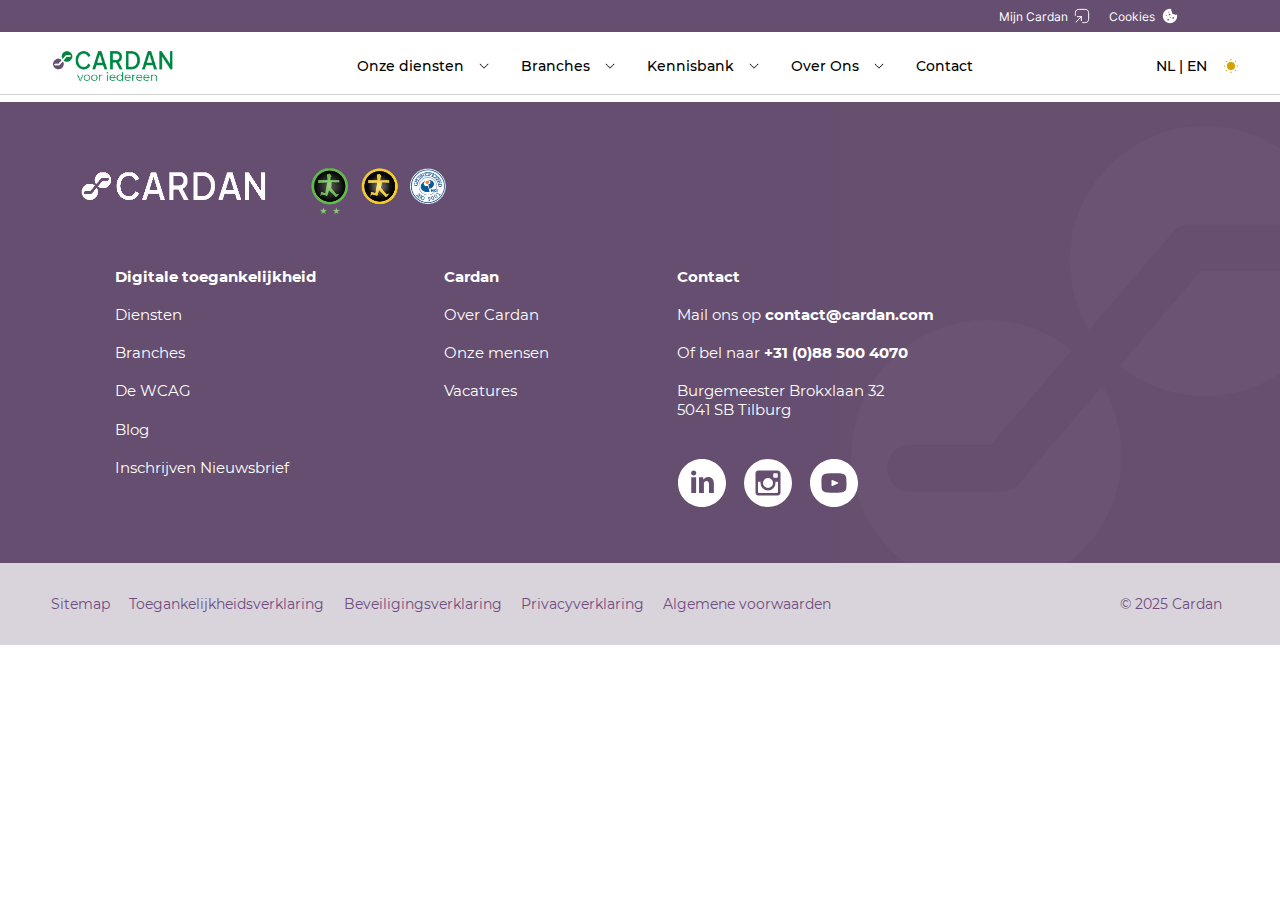
<file: index.html>
<!DOCTYPE html>
<html lang="en">
<head>
    <meta charset="UTF-8">
    <meta name="viewport" content="width=device-width, initial-scale=1.0">
    <title>Cardan ervaringsplein</title>
    <link rel="stylesheet" href="style.css">
    <link rel="stylesheet" href="font.css">
    <script defer src="script.js"></script>
</head>

<body>
    <!-- Top bar with links like Mijn Cardan and Cookies -->
    <div id="topBar">
        <div id="topBarWrapper">
            <div class="topBarSegment">
                <a class="topbarText">Mijn Cardan</a>
                <img id="linkArrowIcon" src="/img/link-arrow.svg">
            </div>
            <div class="topBarSegment">
                <a class="topbarText">Cookies</a> 
                <img id="cookieIcon" src="/img/cookie.png">
            </div>
        </div>
    </div>

    <!-- Main navigation bar -->
    <nav id="navbar">
        <img id="cardanLogo" src="img/cardan-logo.png" alt="cardan-logo">

        <ul id="navbarList">
            <li class="navbarListItem">
                <a>Onze diensten</a>
                <img class="arrowDown" src="img/arrow-down.png">
            </li>
            <li class="navbarListItem">
                <a>Branches</a>
                <img class="arrowDown" src="img/arrow-down.png">
            </li>
            <li class="navbarListItem">
                <a>Kennisbank</a>
                <img class="arrowDown" src="img/arrow-down.png">
            </li>
            <li class="navbarListItem">
                <a>Over Ons</a>
                <img class="arrowDown" src="img/arrow-down.png">
            </li>
            <li class="navbarListItem">
                <a>Contact</a>
            </li>
        </ul>

        <!-- Language and theme switcher -->
        <div id="themeWrapper">
            <p id="languageChoice">NL | EN</p>
            <img id="sunIcon" src="img/sun-icon.svg">
        </div>
    </nav>
    <hr>

    <main>
        <!-- Placeholder for main content -->
    </main>

    <!-- Footer section -->
    <footer>
        <div id="mainFooter">
            <!-- Footer logo -->
            <img id="cardanFooterLogo" src="img/cardanlogo-certificates.png">

            <!-- Footer link sections -->
            <div id="mainFooterLists">

                <!-- Toegankelijkheid list -->
                <div class="footerList">
                    <ul id="toegankelijkheidList">
                        <li class="footerListItem1">Digitale toegankelijkheid</li>
                        <li class="footerListItem">Diensten</li>
                        <li class="footerListItem">Branches</li>
                        <li class="footerListItem">De WCAG</li>
                        <li class="footerListItem">Blog</li>
                        <li class="footerListItem">Inschrijven Nieuwsbrief</li>
                    </ul>
                </div>

                <!-- Cardan list -->
                <div class="footerList">
                    <ul id="cardanList">
                        <li class="footerListItem1">Cardan</li>
                        <li class="footerListItem">Over Cardan</li>
                        <li class="footerListItem">Onze mensen</li>
                        <li class="footerListItem">Vacatures</li>
                    </ul>
                </div>

                <!-- Contact list -->
                <div class="footerList">
                    <ul id="contactList">
                        <li class="footerListItem1">Contact</li>
                        <li class="footerListItem">
                            Mail ons op <span class="boldText">contact@cardan.com</span>
                        </li>
                        <li class="footerListItem">
                            Of bel naar <span class="boldText">+31 (0)88 500 4070</span>
                        </li>
                        <li class="footerListItem">
                            Burgemeester Brokxlaan 32<br>
                            5041 SB Tilburg
                        </li>
                    </ul>

                    <!-- Social media icons -->
                    <div id="footerIconList">
                        <ul>
                            <li><img class="footerLogo" src="img/linkedin-logo.svg"></li>
                            <li><img class="footerLogo" src="img/Instagram-logo.svg"></li>
                            <li><img class="footerLogo" src="img/youtube-logo.svg"></li>
                        </ul>
                    </div>
                </div>
            </div>
        </div>

        <!-- Subfooter with legal links -->
        <div id="subFooter">
            <ul id="subFooterList">
                <li class="subListItem">Sitemap</li>
                <li class="subListItem">Toegankelijkheidsverklaring</li>
                <li class="subListItem">Beveiligingsverklaring</li>
                <li class="subListItem">Privacyverklaring</li>
                <li class="subListItem">Algemene voorwaarden</li>
            </ul>
            <p id="copyrightSub">© 2025 Cardan</p>
        </div>
    </footer>
</body>
</html>
</file>
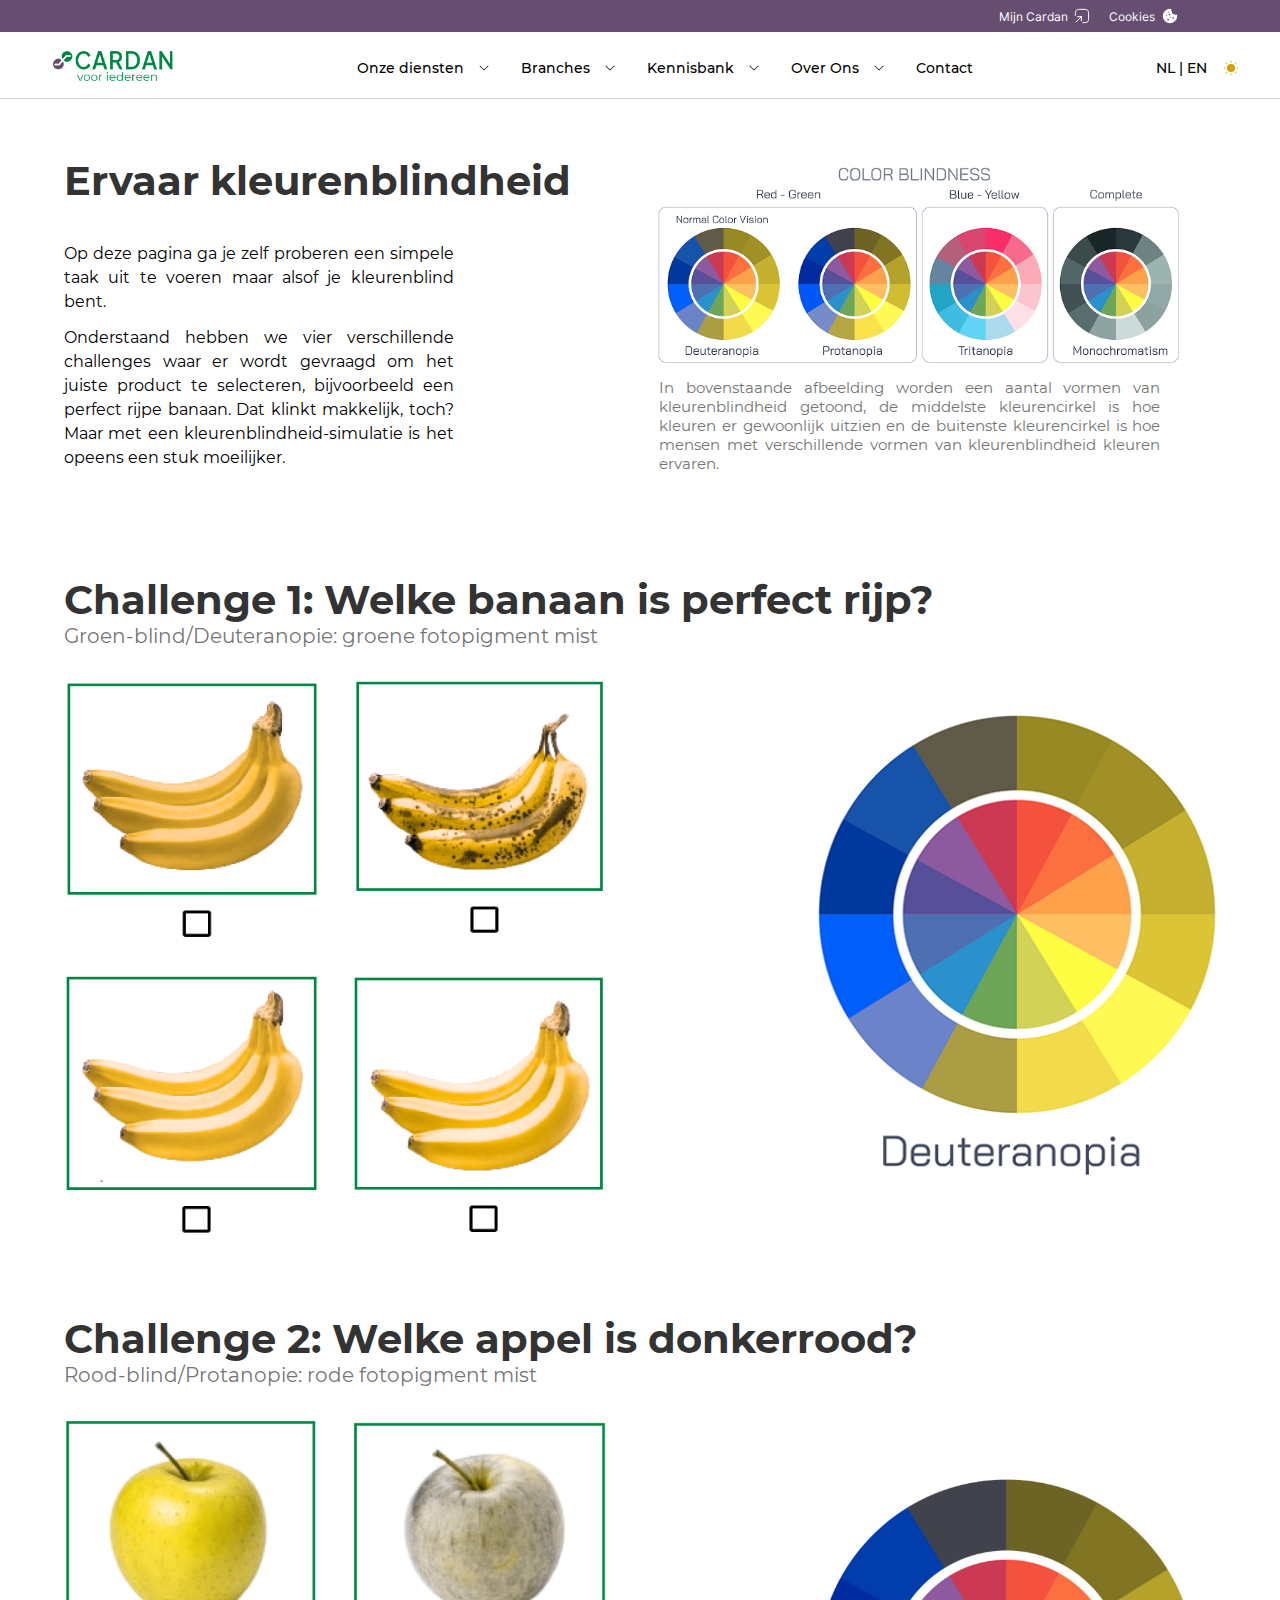
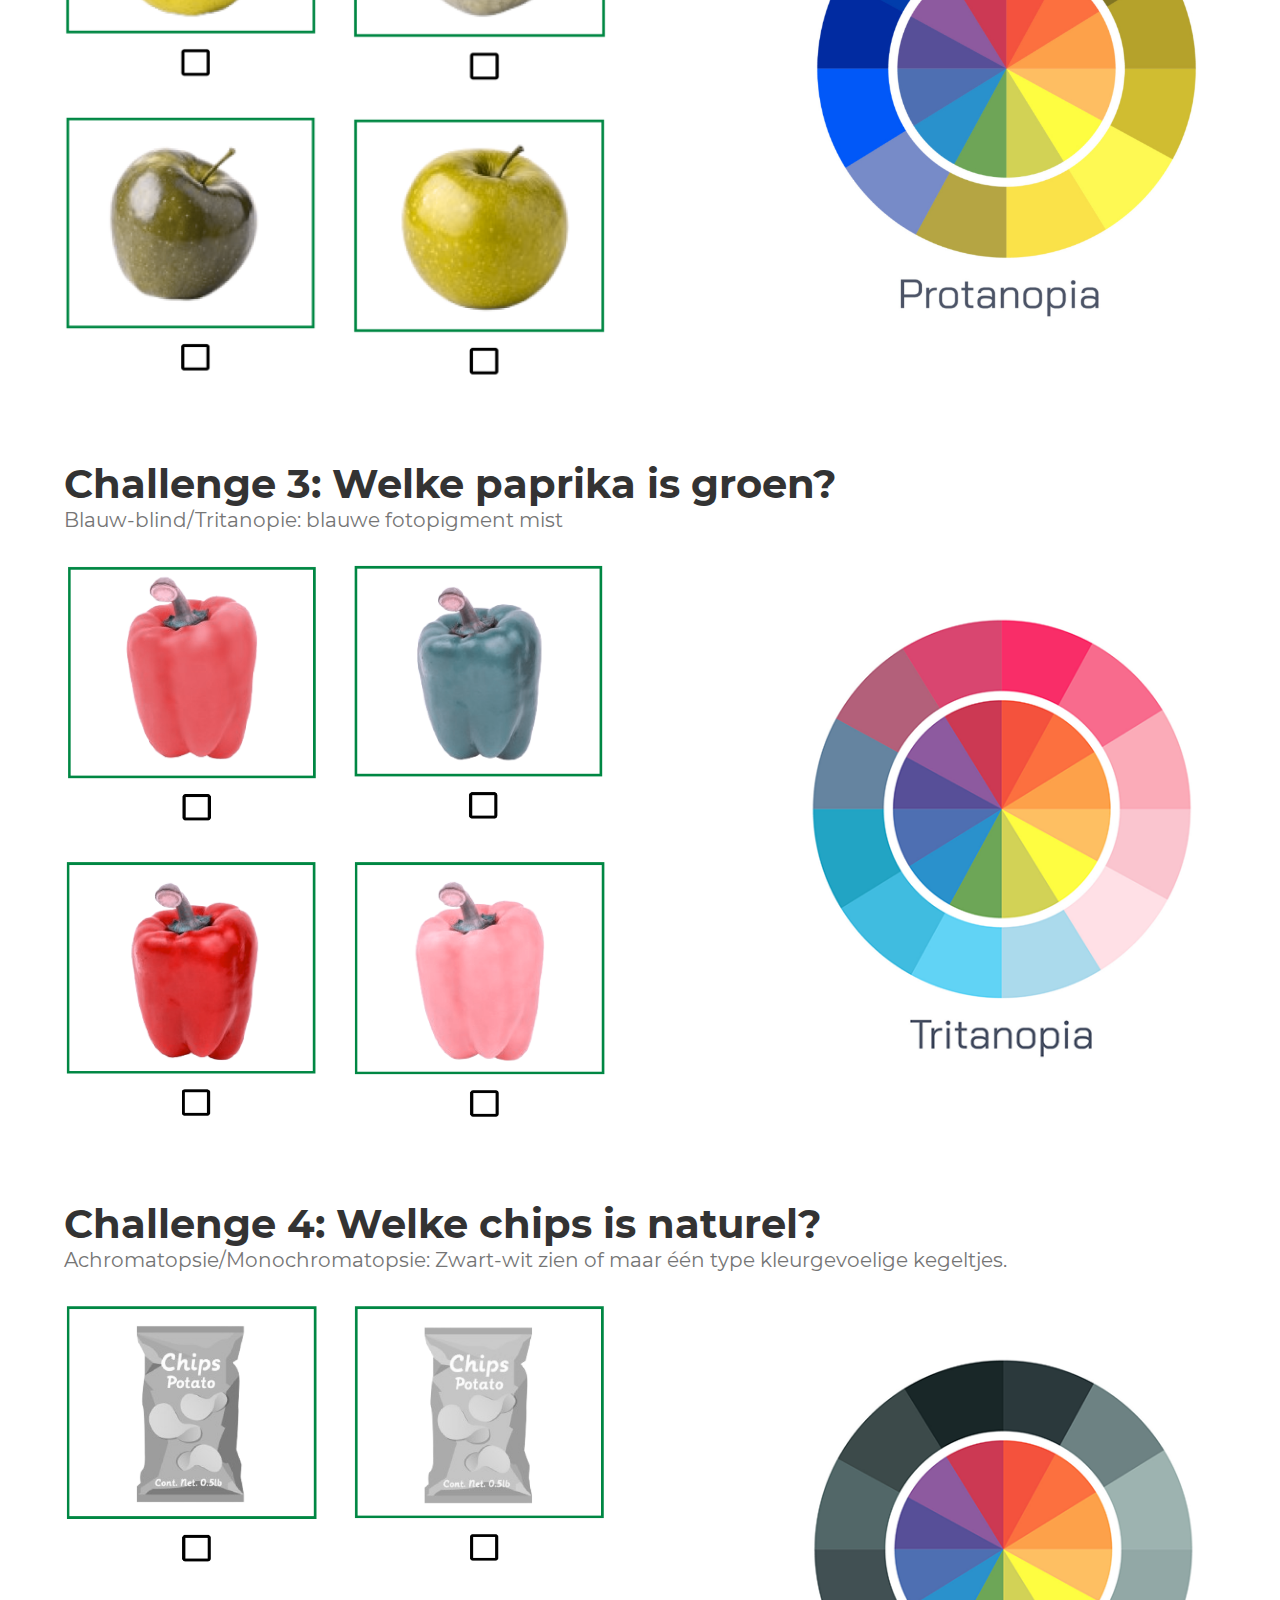
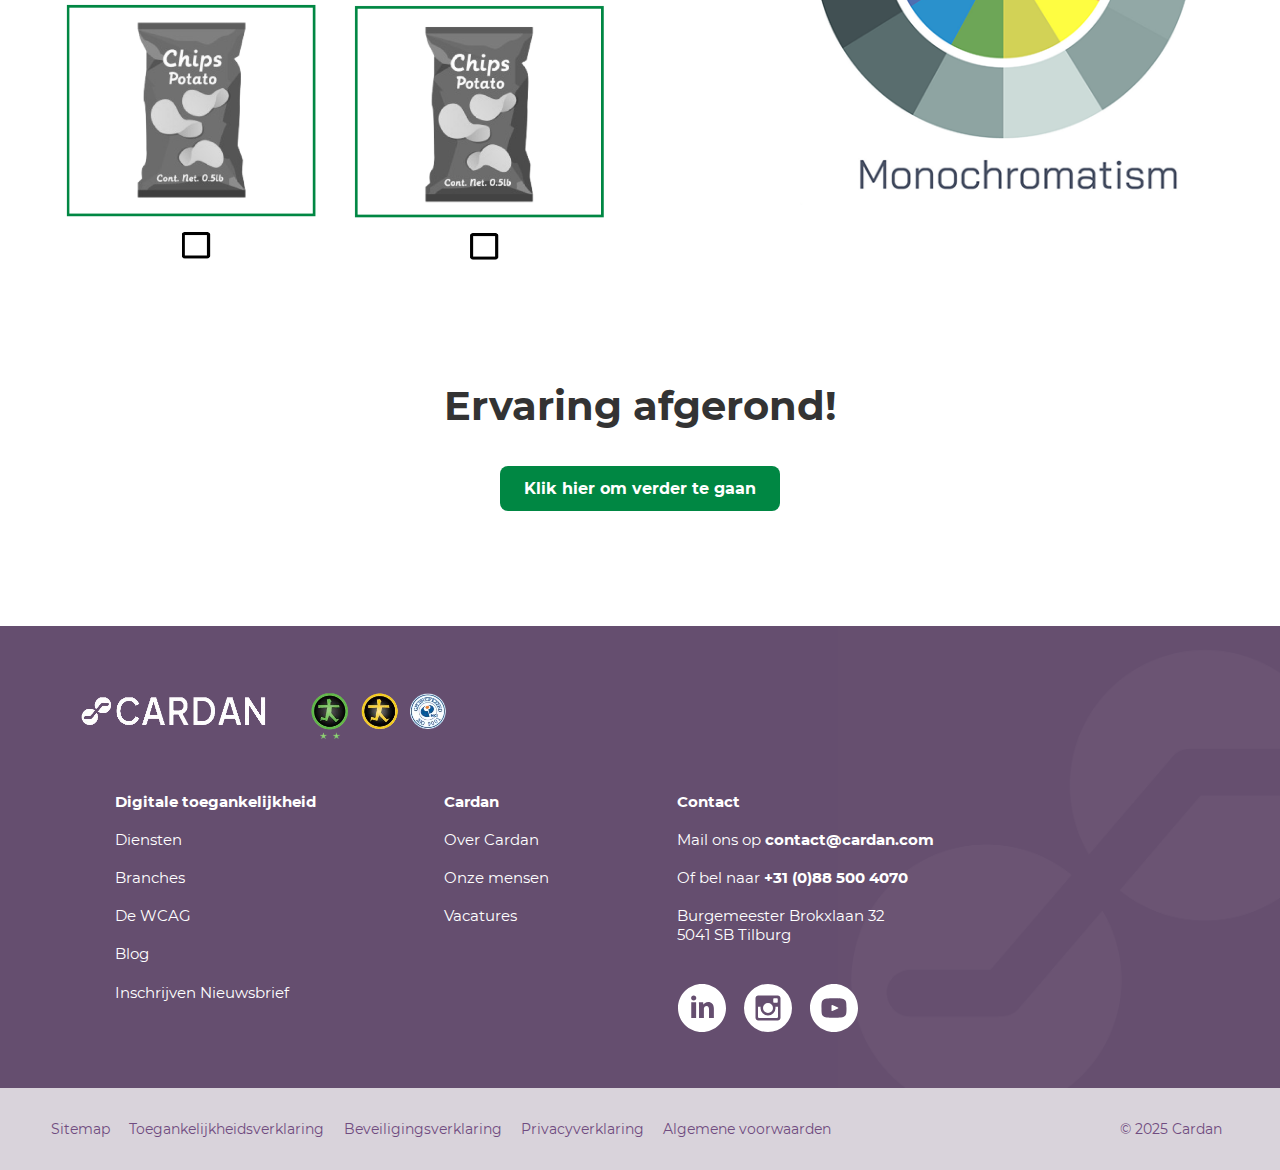
<file: minigame.html>
<!DOCTYPE html>
<html lang="en">
<head>
    <meta charset="UTF-8">
    <meta name="viewport" content="width=device-width, initial-scale=1.0">
    <title>Cardan ervaringsplein</title>
    <link rel="stylesheet" href="style.css">
    <link rel="stylesheet" href="minigame.css">
    <link rel="stylesheet" href="font.css">
    <script defer src="minigame.js"></script>
</head>

<body>
    <!-- Top bar with links like Mijn Cardan and Cookies -->
    <div id="topBar">
        <div id="topBarWrapper">
            <div class="topBarSegment">
                <a class="topbarText">Mijn Cardan</a>
                <img id="linkArrowIcon" src="/img/link-arrow.svg">
            </div>
            <div class="topBarSegment">
                <a class="topbarText">Cookies</a> 
                <img id="cookieIcon" src="/img/cookie.png">
            </div>
        </div>
    </div>

    <!-- Main navigation bar -->
    <nav id="navbar">
        <a href="index.html"><img id="cardanLogo" src="img/cardan-logo.png" alt="cardan-logo"></a>

        <ul id="navbarList">
            <li class="navbarListItem">
                <a>Onze diensten</a>
                <img class="arrowDown" src="img/arrow-down.png">
            </li>
            <li class="navbarListItem">
                <a>Branches</a>
                <img class="arrowDown" src="img/arrow-down.png">
            </li>
            <li class="navbarListItem">
                <a>Kennisbank</a>
                <img class="arrowDown" src="img/arrow-down.png">
            </li>
            <li class="navbarListItem">
                <a>Over Ons</a>
                <img class="arrowDown" src="img/arrow-down.png">
            </li>
            <li class="navbarListItem">
                <a>Contact</a>
            </li>
        </ul>

        <!-- Language and theme switcher -->
        <div id="themeWrapper">
            <p id="languageChoice">NL | EN</p>
            <img id="sunIcon" src="img/sun-icon.svg">
        </div>
    </nav>
    <hr>

    <!-- Top text and image -->
    <main>

        <!-- Top container with introduction and color blindness explanation -->
        <div id="topContainer">
          <div id="explanationTextContainer">
            <h1 class="titles">Ervaar kleurenblindheid</h1>
            <p class="normalText">
              Op deze pagina ga je zelf proberen een simpele taak uit te voeren maar alsof je kleurenblind bent.
            </p>
            <p class="normalText">
              Onderstaand hebben we vier verschillende challenges waar er wordt gevraagd om het juiste product te selecteren, 
              bijvoorbeeld een perfect rijpe banaan. Dat klinkt makkelijk, toch? 
              Maar met een kleurenblindheid-simulatie is het opeens een stuk moeilijker.
            </p>
          </div>
          <div id="schemaContainer">
            <img id="kleurenSchemas" src="img/Kleurenblindschemas.png" alt="kleurenschema's waarbij normale kleuren en kleurenblindheid worden vergeleken">
            <p class="lightText">
              In bovenstaande afbeelding worden een aantal vormen van kleurenblindheid getoond, 
              de middelste kleurencirkel is hoe kleuren er gewoonlijk uitzien en de buitenste kleurencirkel
              is hoe mensen met verschillende vormen van kleurenblindheid kleuren ervaren.
            </p>
          </div>
        </div>
      
        <!-- Challenge 1: Bananen -->
        <div id="minigame1Container">
          <div class="titelContainer">
            <h1 class="titles">Challenge 1: Welke banaan is perfect rijp?</h1>
            <p class="lightText2">Groen-blind/Deuteranopie: groene fotopigment mist</p>
          </div>
          <div id="bananenOpdracht">
            <div class="opdrachtContainer">
              <img class="bananaCB" src="img/Minigame/Donkergroene-banaanCB.png" alt="">
              <img class="bananaCB" src="img/Minigame/Overrijpe-banaanCB.png" alt="">
              <img class="bananaCB" src="img/Minigame/Groene-banaanCB.png" alt="">
              <img class="bananaCB" src="img/Minigame/Rijpe-banaanCB.png" alt="">
            </div>
            <div class="kleurenblindheidVorm">
              <img class="kleurenblindSchema" src="img/Deuteranopia.png" alt="Deuteranopia kleurenblindheid">
            </div>
          </div>
        </div>
      
        <!-- Challenge 2: Appel -->
        <div id="minigame2Container">
          <div class="titelContainer">
            <h1 class="titles">Challenge 2: Welke appel is donkerrood?</h1>
            <p class="lightText2">Rood-blind/Protanopie: rode fotopigment mist</p>
          </div>
          <div id="appelOpdracht">
            <div class="opdrachtContainer">
              <img class="appelCB" src="img/Minigame/Gele-appelCB.png" alt="">
              <img class="appelCB" src="img/Minigame/Roze-appelCB.png" alt="">
              <img class="appelCB" src="img/Minigame/Rode-appelCB.png" alt="">
              <img class="appelCB" src="img/Minigame/Groene-appelCB.png" alt="">
            </div>
            <div class="kleurenblindheidVorm">
              <img class="kleurenblindSchema" src="img/Protanopia.png" alt="Protanopia kleurenblindheid">
            </div>
          </div>
        </div>
      
        <!-- Challenge 3: Paprika -->
        <div id="minigame3Container">
          <div class="titelContainer">
            <h1 class="titles">Challenge 3: Welke paprika is groen?</h1>
            <p class="lightText2">Blauw-blind/Tritanopie: blauwe fotopigment mist</p>
          </div>
          <div id="paprikaOpdracht">
            <div class="opdrachtContainer">
              <img class="paprikaCB" src="img/Minigame/Oranje-paprikaCB.png" alt="">
              <img class="paprikaCB" src="img/Minigame/Groene-paprikaCB.png" alt="">
              <img class="paprikaCB" src="img/Minigame/Rode-paprikaCB.png" alt="">
              <img class="paprikaCB" src="img/Minigame/Gele-paprikaCB.png" alt="">
            </div>
            <div class="kleurenblindheidVorm">
              <img class="kleurenblindSchema" src="img/Tritanopia.png" alt="Tritanopia kleurenblindheid">
            </div>
          </div>
        </div>
      
        <!-- Challenge 4: Chips -->
        <div id="minigame4Container">
          <div class="titelContainer">
            <h1 class="titles">Challenge 4: Welke chips is naturel?</h1>
            <p class="lightText2">
              Achromatopsie/Monochromatopsie: Zwart-wit zien of maar één type kleurgevoelige kegeltjes.
            </p>
          </div>
          <div id="chipsOpdracht">
            <div class="opdrachtContainer">
              <img class="chipsCB" src="img/Minigame/Groene-chipsCB.png" alt="">
              <img class="chipsCB" src="img/Minigame/Gele-chipsCB.png" alt="">
              <img class="chipsCB" src="img/Minigame/Rode-chipsCB.png" alt="">
              <img class="chipsCB" src="img/Minigame/Blauwe-chipsCB.png" alt="">
            </div>
            <div class="kleurenblindheidVorm">
              <img class="kleurenblindSchema" src="img/Monochromatism.png" alt="Monochromatism kleurenblindheid">
            </div>
          </div>
        </div>
      
        <!-- Bottom container with completion message and navigation -->
        <div id="bottomContainer">
          <h1 class="titles">Ervaring afgerond!</h1>
          <a id="eindButton" href="eindpagina.html">Klik hier om verder te gaan</a>
        </div>
      
      </main>
      

    <!-- Footer section -->
    <footer>
        <div id="mainFooter">
            <!-- Footer logo -->
            <img id="cardanFooterLogo" src="img/cardanlogo-certificates.png">

            <!-- Footer link sections -->
            <div id="mainFooterLists">

                <!-- Toegankelijkheid list -->
                <div class="footerList">
                    <ul id="toegankelijkheidList">
                        <li class="footerListItem1">Digitale toegankelijkheid</li>
                        <li class="footerListItem">Diensten</li>
                        <li class="footerListItem">Branches</li>
                        <li class="footerListItem">De WCAG</li>
                        <li class="footerListItem">Blog</li>
                        <li class="footerListItem">Inschrijven Nieuwsbrief</li>
                    </ul>
                </div>

                <!-- Cardan list -->
                <div class="footerList">
                    <ul id="cardanList">
                        <li class="footerListItem1">Cardan</li>
                        <li class="footerListItem">Over Cardan</li>
                        <li class="footerListItem">Onze mensen</li>
                        <li class="footerListItem">Vacatures</li>
                    </ul>
                </div>

                <!-- Contact list -->
                <div class="footerList">
                    <ul id="contactList">
                        <li class="footerListItem1">Contact</li>
                        <li class="footerListItem">
                            Mail ons op <span class="boldText">contact@cardan.com</span>
                        </li>
                        <li class="footerListItem">
                            Of bel naar <span class="boldText">+31 (0)88 500 4070</span>
                        </li>
                        <li class="footerListItem">
                            Burgemeester Brokxlaan 32<br>
                            5041 SB Tilburg
                        </li>
                    </ul>

                    <!-- Social media icons -->
                    <div id="footerIconList">
                        <ul>
                            <li><img class="footerLogo" src="img/linkedin-logo.svg"></li>
                            <li><img class="footerLogo" src="img/Instagram-logo.svg"></li>
                            <li><img class="footerLogo" src="img/youtube-logo.svg"></li>
                        </ul>
                    </div>
                </div>
            </div>
        </div>

        <!-- Subfooter with legal links -->
        <div id="subFooter">
            <ul id="subFooterList">
                <li class="subListItem">Sitemap</li>
                <li class="subListItem">Toegankelijkheidsverklaring</li>
                <li class="subListItem">Beveiligingsverklaring</li>
                <li class="subListItem">Privacyverklaring</li>
                <li class="subListItem">Algemene voorwaarden</li>
            </ul>
            <p id="copyrightSub">© 2025 Cardan</p>
        </div>
    </footer>
</body>
</html>
</file>
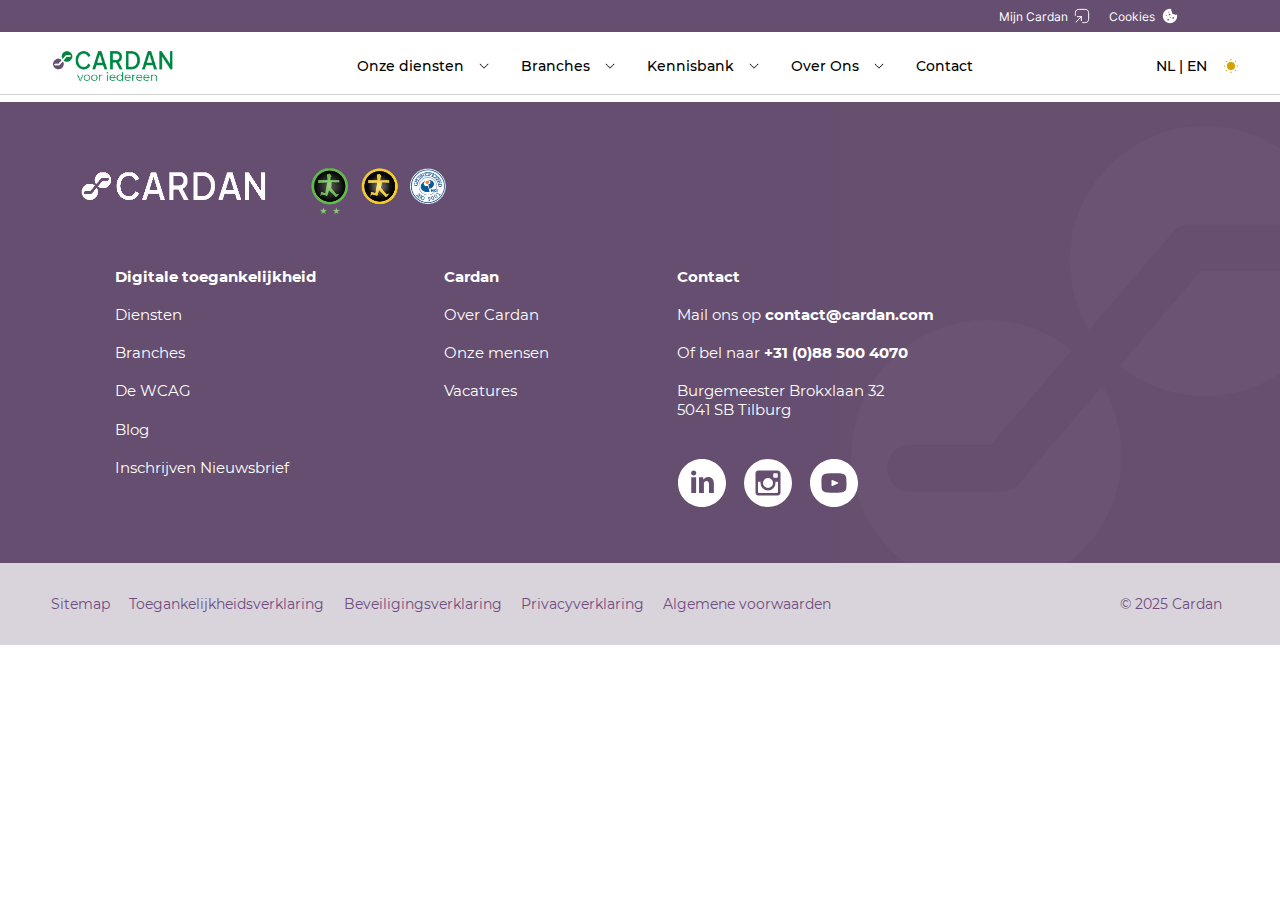
<file: uitleg.html>
<!DOCTYPE html>
<html lang="en">
<head>
    <meta charset="UTF-8">
    <meta name="viewport" content="width=device-width, initial-scale=1.0">
    <title>Cardan ervaringsplein</title>
    <link rel="stylesheet" href="style.css">
    <link rel="stylesheet" href="uitleg.css">
    <link rel="stylesheet" href="font.css">
    <script defer src="script.js"></script>
</head>

<body>
    <!-- Top bar with links like Mijn Cardan and Cookies -->
    <div id="topBar">
        <div id="topBarWrapper">
            <div class="topBarSegment">
                <a class="topbarText">Mijn Cardan</a>
                <img id="linkArrowIcon" src="/img/link-arrow.svg">
            </div>
            <div class="topBarSegment">
                <a class="topbarText">Cookies</a> 
                <img id="cookieIcon" src="/img/cookie.png">
            </div>
        </div>
    </div>

    <!-- Main navigation bar -->
    <nav id="navbar">
        <img id="cardanLogo" src="img/cardan-logo.png" alt="cardan-logo">

        <ul id="navbarList">
            <li class="navbarListItem">
                <a>Onze diensten</a>
                <img class="arrowDown" src="img/arrow-down.png">
            </li>
            <li class="navbarListItem">
                <a>Branches</a>
                <img class="arrowDown" src="img/arrow-down.png">
            </li>
            <li class="navbarListItem">
                <a>Kennisbank</a>
                <img class="arrowDown" src="img/arrow-down.png">
            </li>
            <li class="navbarListItem">
                <a>Over Ons</a>
                <img class="arrowDown" src="img/arrow-down.png">
            </li>
            <li class="navbarListItem">
                <a>Contact</a>
            </li>
        </ul>

        <!-- Language and theme switcher -->
        <div id="themeWrapper">
            <p id="languageChoice">NL | EN</p>
            <img id="sunIcon" src="img/sun-icon.svg">
        </div>
    </nav>
    <hr>

    <main>
        <!-- Placeholder for main content -->
    </main>

    <!-- Footer section -->
    <footer>
        <div id="mainFooter">
            <!-- Footer logo -->
            <img id="cardanFooterLogo" src="img/cardanlogo-certificates.png">

            <!-- Footer link sections -->
            <div id="mainFooterLists">

                <!-- Toegankelijkheid list -->
                <div class="footerList">
                    <ul id="toegankelijkheidList">
                        <li class="footerListItem1">Digitale toegankelijkheid</li>
                        <li class="footerListItem">Diensten</li>
                        <li class="footerListItem">Branches</li>
                        <li class="footerListItem">De WCAG</li>
                        <li class="footerListItem">Blog</li>
                        <li class="footerListItem">Inschrijven Nieuwsbrief</li>
                    </ul>
                </div>

                <!-- Cardan list -->
                <div class="footerList">
                    <ul id="cardanList">
                        <li class="footerListItem1">Cardan</li>
                        <li class="footerListItem">Over Cardan</li>
                        <li class="footerListItem">Onze mensen</li>
                        <li class="footerListItem">Vacatures</li>
                    </ul>
                </div>

                <!-- Contact list -->
                <div class="footerList">
                    <ul id="contactList">
                        <li class="footerListItem1">Contact</li>
                        <li class="footerListItem">
                            Mail ons op <span class="boldText">contact@cardan.com</span>
                        </li>
                        <li class="footerListItem">
                            Of bel naar <span class="boldText">+31 (0)88 500 4070</span>
                        </li>
                        <li class="footerListItem">
                            Burgemeester Brokxlaan 32<br>
                            5041 SB Tilburg
                        </li>
                    </ul>

                    <!-- Social media icons -->
                    <div id="footerIconList">
                        <ul>
                            <li><img class="footerLogo" src="img/linkedin-logo.svg"></li>
                            <li><img class="footerLogo" src="img/Instagram-logo.svg"></li>
                            <li><img class="footerLogo" src="img/youtube-logo.svg"></li>
                        </ul>
                    </div>
                </div>
            </div>
        </div>

        <!-- Subfooter with legal links -->
        <div id="subFooter">
            <ul id="subFooterList">
                <li class="subListItem">Sitemap</li>
                <li class="subListItem">Toegankelijkheidsverklaring</li>
                <li class="subListItem">Beveiligingsverklaring</li>
                <li class="subListItem">Privacyverklaring</li>
                <li class="subListItem">Algemene voorwaarden</li>
            </ul>
            <p id="copyrightSub">© 2025 Cardan</p>
        </div>
    </footer>
</body>
</html>
</file>
<file: font.css>
@font-face {
    font-family: "Inter Regular";
    src:    
        url("fonts/Inter-Regular.otf") format("opentype");
  }

@font-face {
    font-family: "Inter Medium";
    src: 
        url("fonts/Inter-Medium.otf") format("opentype");
}

@font-face {
    font-family: "Montserrat Medium";
    src: 
        url("fonts/Montserrat-Medium.ttf") format("truetype");
}

  @font-face {
    font-family: "Montserrat Bold";
    src: 
        url("fonts/Montserrat-Bold.ttf") format("truetype");
  }

  @font-face {
    font-family: "Montserrat Regular";
    src: 
        url("fonts/Montserrat-Regular.ttf") format("truetype");
  }
</file>
<file: uitleg.css>
.faq-section {
  max-width: 1200px;
  margin: 0 auto;
  padding: 2rem;
  margin-bottom: 5rem;
}

.faq-section h2 {
  font-family: "Montserrat Bold";
  font-size: 2.5rem;
  color: #333;
  margin-bottom: 1.5rem;
  line-height: 1.2;
}

.faq-grid {
  display: grid;
  grid-template-columns: 1fr 1fr;
  gap: 2rem;
}

.faq-item {
  background: #008743;
  border-radius: 12px;
  box-shadow: 0 2px 8px rgba(0,0,0,0.04);
  overflow: hidden;
  transition: background 0.3s;
}

.faq-question {
  width: 100%;
  background: none;
  border: none;
  font-family: "Montserrat Bold";
  font-size: 1.5rem;
  padding: 1.5rem 1.5rem 1.5rem 1.5rem;
  text-align: left;
  cursor: pointer;
  display: flex;
  justify-content: space-between;
  align-items: center;
  color: white;
}

.faq-answer {
  display: none;
  background: #CEF7E2;
  padding: 0 1.5rem 1.5rem 1.5rem;
  border-radius: 0 0 12px 12px;
  animation: fadeIn 0.3s;
  color: #333;
  font-family: "Montserrat Regular";
}

.faq-item.open .faq-answer {
  display: block;
}

.faq-item.open {
  background: #CEF7E2;
}

.faq-item.open .faq-question {
  color: #333;
  padding-bottom: 1rem;
}

.faq-answer hr {
  border: none;
  border-top: 2px solid #008743;
  margin: 0 0 1rem 0;
}

.faq-answer p {
  padding: 0;
  margin: 0;
  text-align: justify;
}

.faq-icon {
  font-size: 2rem;
  transition: transform 0.3s;
}

.faq-item.open .faq-icon {
  transform: rotate(180deg);
}

@keyframes fadeIn {
  from { opacity: 0; }
  to   { opacity: 1; }
}

.content-container {
  display: flex;
  max-width: 1200px;
  width: 100%;
  margin: 0 auto;
  padding: 2rem;
  gap: 1rem;
  align-items: center;
  justify-content: center;
  box-sizing: border-box;
}

.hero-content {
  width: 48%;
  display: flex;
  flex-direction: column;
  justify-content: flex-start;
  padding: 2rem 0;
  text-align: justify;
  line-height: 1.6;
}

.hero-content p {
  margin-bottom: 1.5rem;
  font-family: "Montserrat Regular";
  color: #333;
}

.hero-image {
  width: 52%;
  position: relative;
  display: flex;
  align-items: center;
  justify-content: flex-end;
}

.hero-image img {
  width: 100%;
  max-width: 450px;
  border-radius: 5px;
  box-shadow: none;
  display: block;
  margin: 0 0 0 auto;
}

.circle-button {
  position: absolute;
  bottom: 0px;
  right: -50px;
  width: 160px;
  height: 160px;
  background-color: #654E6F;
  border-radius: 50%;
  display: flex;
  align-items: center;
  justify-content: center;
  text-align: center;
  transition: transform 0.3s;
  border: 5px solid white;
  z-index: 10;
  box-shadow: none;
}

.circle-button-inner {
  color: white;
  padding: 0.5rem;
  max-width: 90%;
}

.circle-button-inner p {
  font-family: "Montserrat Bold";
  font-size: 1.1rem;
  margin-bottom: 0.3rem;
}

@media (max-width: 900px) {
  .content-container {
    flex-direction: column;
    gap: 1rem;
    padding: 1rem;
  }
  .hero-image {
    min-width: 0;
  }
  .circle-button {
    position: static;
    margin: 1rem auto 0 auto;
    right: auto;
    bottom: auto;
  }
}
</file>
<file: style.css>
/* ===============================
   RESET & BASE STYLES
=================================*/

html {
  box-sizing: border-box;
  font-size: 16px;
}

*, *:before, *:after {
  box-sizing: inherit;
}

body, h1, h2, h3, h4, h5, h6, p, ol, ul {
  margin: 0;
  padding: 0;
  font-weight: normal;
}

ol, ul {
  list-style: none;
}

img {
  max-width: 100%;
  height: auto;
}

a {
  text-decoration: none;
  color: inherit;
}


/* ===============================
   TOP BAR
=================================*/

#topBar {
  display: flex;
  flex-direction: row;
  justify-content: flex-end;
  height: 2.5vw;
  background-color: #654E6F;
  gap: 1vw;
}

#topBarWrapper {
  display: flex;
  flex-direction: row;
  gap: 1.5vw;
  padding-right: 8vw;
}

.topBarSegment {
  display: flex;
  align-items: center;
  gap: 0.5vw;
}

.topbarText {
  font-family: "Inter Regular";
  color: white;
  font-size: 12px;
}

.topBarSegment:hover {
  text-decoration: underline;
  color: white;
}


/* ===============================
   NAVBAR
=================================*/

#navbar {
  display: flex;
  align-items: center;
  justify-content: space-between;
  max-width: 1250px;
  margin: 0 auto;
  padding: 0.5vw 2vw;
}

#cardanLogo {
  margin-top: 1vw;
  margin-left: 1vw;
  width: 120px;
  height: auto;
}

#navbarList {
  font-family: "Montserrat Medium";
  display: flex;
  align-items: center;
  flex-direction: row;
  column-gap: 2rem;
  font-size: 14px;
  margin-top: 1vw;
  flex-grow: 1;
  justify-content: center;
}

.navbarListItem {
  display: flex;
  align-items: center;
  gap: 10px;
}

.navbarListItem a:hover {
  text-decoration: underline;
  color: #654E6F;
}

.arrowDown {
  width: 10px;
  height: 10px;
  margin-left: 5px;
  vertical-align: middle;
}

#themeWrapper {
  display: flex;
  align-items: center;
  gap: 1rem;
  margin-top: 1vw;
}

#languageChoice {
  font-family: "Montserrat Medium";
  font-size: 14px;
}

#sunIcon {
  width: 16px;
  height: 16px;
}


/* ===============================
   DIVIDERS
=================================*/

hr {
  border: none;
  height: 1px;
  background-color: lightgray;
  margin: 0.5vw 0;
}


/* ===============================
   ICONS
=================================*/

#linkArrowIcon,
#cookieIcon {
  width: 16px;
  height: 16px;
}


/* ===============================
   MAIN CONTENT
=================================*/

/* Main content layout */
.content-container {
  display: flex;
  max-width: 1250px;
  margin: 0 auto;
  padding: 2rem;
  gap: 2rem;
}

/* Left side content */
.hero-content {
  flex: 1;
  display: flex;
  flex-direction: column;
  justify-content: flex-start;
  padding: 2rem 0;
}

.hero-content h1 {
  font-family: "Montserrat Bold";
  font-size: 2.5rem;
  color: #333;
  margin-bottom: 1.5rem;
  line-height: 1.2;
}

.hero-content p {
  font-family: "Montserrat Regular";
  font-size: 1rem;
  line-height: 1.5;
  color: #333;
  margin-bottom: 2rem;
  max-width: 90%;
}

/* Features list */
.features-list {
  display: flex;
  flex-direction: column;
  gap: 1rem;
  margin-bottom: 2rem;
}

.features-list li {
  display: flex;
  align-items: center;
  gap: 0.5rem;
}

.feature-icon {
  width: 24px;
  height: 24px;
  display: flex;
  align-items: center;
  justify-content: center;
  transform: scale(0.85);
}

.features-list span {
  font-family: "Montserrat Medium";
  font-size: 1rem;
  color: #333;
  text-decoration: underline;
}

/* CTA Button */
.cta-button {
  display: inline-block;
  background-color: #008743;
  color: white;
  font-family: "Montserrat Medium";
  font-size: 1rem;
  font-weight: 700;
  padding: 0.8rem 1.5rem;
  border-radius: 5px;
  transition: background-color 0.3s;
  align-self: flex-start;
  margin-top: 1rem;
}

.cta-button:hover {
  background-color: #006c36;
}

/* Right side image */
.hero-image {
  flex: 1;
  position: relative;
  margin-bottom: 20px;
  margin-right: 20px;
}

.hero-image img {
  width: 100%;
  border-radius: 5px;
  box-shadow: 0 4px 8px rgba(0, 0, 0, 0.1);
}

/* Circle button */
.circle-button {
  position: absolute;
  bottom: 0px;
  right: -50px;
  width: 160px;
  height: 160px;
  background-color: #654E6F;
  border-radius: 50%;
  display: flex;
  align-items: center;
  justify-content: center;
  text-align: center;
  transition: transform 0.3s;
  transform: rotate(20deg);
  border: 5px solid white;
  z-index: 10;
}

.circle-button:hover {
  transform: scale(1.05) rotate(10deg);
}

.circle-button-inner {
  color: white;
  padding: 0.5rem;
  max-width: 90%;
}

.circle-button-inner p {
  font-family: "Montserrat Bold";
  font-size: 1.5rem;
  margin-bottom: 0.3rem;
}

.circle-button-inner .small-text {
  font-family: "Montserrat Regular";
  font-size: 0.65em;
  line-height: 1.5;
  display: block;
  padding: 0 10px;
}

/* Bottom ribbon */
.bottom-ribbon {
  background-color: #e6f7ea;
  padding: 0.7rem 0;
  margin-top: 2rem;
  margin-bottom: 5rem;
}

.ribbon-container {
  max-width: 1250px;
  margin: 0 auto;
  display: flex;
  justify-content: space-around;
  align-items: center;
  gap: 1rem;
  padding: 0 5rem;
}

.ribbon-item {
  display: flex;
  align-items: center;
  gap: 0.5rem;
}

.ribbon-icon {
  width: 20px;
  height: 20px;
  display: flex;
  align-items: center;
  justify-content: center;
}

.ribbon-item span {
  font-family: "Montserrat Regular";
  font-size: 0.9rem;
  color: #333;
  font-weight: 400;
}

.ribbon-item span strong {
  font-weight: 900;
  color: #000;
}


/* ===============================
   FOOTER
=================================*/

#mainFooter {
  background-color: #654E6F;
  padding: 2vw 5vw;
  background-image: url('img/cardan-footer-bg.png');
  background-repeat: no-repeat;
  background-position: right center;
  background-size: auto 100%;
}

#cardanFooterLogo {
  width: 400px;
  height: auto;
  margin-bottom: 3vw;
  margin-top: 2vw;
}

#mainFooterLists {
  display: flex;
  flex-direction: row;
  gap: 10vw;
  margin-left: 4vw;
  margin-bottom: 2vw;
}

/* Footer text styles */
.footerListItem1 {
  font-family: "Montserrat Bold";
  color: white;
  font-size: 15px;
}

.footerListItem {
  font-family: "Montserrat Regular";
  color: white;
  font-size: 15px;
}

.boldText {
  font-family: "Montserrat Bold";
}

.boldText:hover {
  text-decoration: underline;
}

/* Footer list layout */
#toegankelijkheidList,
#cardanList,
#contactList {
  display: flex;
  flex-direction: column;
  gap: 1.2rem;
}

/* Social icons */
#footerIconList ul {
  display: flex;
  gap: 1rem;
  margin-top: 3vw;
}

#footerIconList img {
  width: 50px;
  height: auto;
}


/* ===============================
   SUBFOOTER
=================================*/

#subFooter {
  display: flex;
  justify-content: space-between;
  align-items: center;
  background-color: #d9d3db;
  padding: 1vw 1vw;
}

#subFooterList {
  display: flex;
  flex-direction: row;
  gap: 1.5vw;
  padding: 1vw;
  margin-left: 2vw;
}

.subListItem,
#copyrightSub {
  font-family: "Montserrat Regular";
  font-size: 14px;
  color: #704c80;
}

#copyrightSub {
  padding: 1.5vw;
  margin-right: 2vw;
}


/* ===============================
   RESPONSIVE STYLES
=================================*/

@media (max-width: 900px) {
    /* Top bar aanpassingen */
    #topBar {
        height: auto;
        padding: 0.5rem;
    }

    #topBarWrapper {
        padding-right: 1rem;
        width: 100%;
        justify-content: flex-end;
    }

    /* Navigatie aanpassingen */
    #navbar {
        flex-direction: column;
        padding: 1rem;
        position: relative;
    }

    #cardanLogo {
        margin: 0;
        align-self: flex-start;
    }

    #navbarList {
        flex-direction: column;
        width: 100%;
        gap: 1rem;
        margin-top: 1rem;
        align-items: flex-start;
    }

    .navbarListItem {
        width: 100%;
        justify-content: space-between;
        padding: 0.5rem 0;
        border-bottom: 1px solid #eee;
    }

    #themeWrapper {
        position: absolute;
        top: 1rem;
        right: 1rem;
        margin: 0;
    }

    /* Main content aanpassingen */
    .content-container {
        flex-direction: column;
        padding: 1rem;
        gap: 2rem;
    }

    .hero-content {
        width: 100%;
        padding: 0;
    }

    .hero-content h1 {
        font-size: 2rem;
    }

    .hero-image {
        width: 100%;
        margin: 0;
        position: relative;
        display: flex;
        justify-content: center;
    }

    .hero-image img {
        width: 100%;
        max-width: 500px;
        height: auto;
        margin: 0 auto;
    }

    .circle-button {
        position: absolute;
        bottom: -30px;
        right: 50%;
        transform: translateX(50%) rotate(0deg);
        margin: 0;
    }

    .circle-button:hover {
        transform: translateX(50%) scale(1.05);
    }

    /* Bottom ribbon aanpassingen */
    .ribbon-container {
        flex-direction: column;
        padding: 1rem;
        gap: 1rem;
    }

    .ribbon-item {
        width: 100%;
        justify-content: flex-start;
    }

    /* Footer aanpassingen */
    #mainFooter {
        padding: 2rem 1rem;
        background-size: cover;
    }

    #cardanFooterLogo {
        width: 100%;
        max-width: 300px;
    }

    #mainFooterLists {
        flex-direction: column;
        gap: 2rem;
    }
}

@media (max-width: 600px) {
    .hero-content h1 {
        font-size: 1.8rem;
    }

    .features-list {
        gap: 0.8rem;
    }

    .features-list span {
        font-size: 0.9rem;
    }

    .hero-image img {
        max-width: 100%;
    }

    .circle-button {
        width: 120px;
        height: 120px;
        bottom: -20px;
    }

    .circle-button-inner {
        padding: 0.3rem;
    }

    .circle-button-inner p {
        font-size: 0.9rem;
        margin-bottom: 0.2rem;
    }

    .circle-button-inner .small-text {
        font-size: 0.55em;
        padding: 0 5px;
    }
}
</file>
<file: minigame.css>
/* ===============================
   RESET & BASE STYLES
=================================*/

/* Set base box-sizing for all elements */
html {
  box-sizing: border-box;
  font-size: 16px;
}

/* Inherit box-sizing for pseudo-elements */
*, *:before, *:after {
  box-sizing: inherit;
}

/* Reset margin, padding, and font-weight for common text elements */
body, h1, h2, h3, h4, h5, h6, p, ol, ul {
  margin: 0;
  padding: 0;
  font-weight: normal;
}

/* Remove default list styles */
ol, ul {
  list-style: none;
}

/* Make images responsive */
img {
  max-width: 100%;
  height: auto;
}

/* Remove underline and inherit color on links */
a {
  text-decoration: none;
  color: inherit;
}

/* ===============================
   HEADING STYLES
=================================*/

/* Match h1 styling with other pages for consistency */
.hero-content h1 {
  font-family: "Montserrat Bold";
  font-size: 2.5rem;
  color: #333;
  margin-bottom: 1.5rem;
  line-height: 1.2;
}

/* ===============================
   EXPLANATION SECTION (Top Container)
=================================*/

/* Layout for top container using flexbox: two columns with space between */
#topContainer {
  display: flex;
  flex-direction: row;
  justify-content: space-between;
  align-items: flex-start;
  gap: 3vw;
  padding: 2vw 5vw;
}

/* Left column with text content, flexible width and vertical stacking */
#explanationTextContainer {
  flex: 1;
  display: flex;
  flex-direction: column;
  max-width: 50%;
  gap: 1vw;
  margin-top: 2vw;
}

/* Titles styled with bold Montserrat font, matching h1 in other pages */
.titles {
  font-family: "Montserrat Bold";
  font-size: 2.5rem;
  color: #333;
  margin-bottom: 1.5rem;
  line-height: 1.2;
}

/* Remove margin when titles are followed by lightText2 */
.titles + .lightText2 {
  margin-top: -1.5rem;
}

/* Normal paragraphs styled with Montserrat Regular, justified text and controlled width */
.normalText {
  font-family: "Montserrat Regular";
  text-align: justify;
  width: 70%;
  font-size: 1rem;
  line-height: 1.5;
}

/* Right column for schema image container */
#schemaContainer {
  flex: 1;
  max-width: 55%;
  margin-top: 2vw;
}

/* Schema image styles - full width and slight negative margin to align */
#kleurenSchemas {
  width: 2000px;
  height: auto;
  margin-left: -1.5vw;
}

/* Light-colored explanatory text with smaller font size */
.lightText {
  font-family: "Montserrat Regular";
  text-align: justify;
  width: 90%;
  color: #757575;
  font-size: 15px;
}

.lightText2 {
  font-family: "Montserrat Regular";
  text-align: justify;
  width: 90%;
  color: #757575;
  font-size: 20px;
}

/* ===============================
   MINIGAME 1: BANANEN (Bananas)
=================================*/

/* Container for challenge title and subtitle with margins */
.titelContainer {
  margin-top: 6vw;
  margin-left: 5vw;
}

/* Layout for banana challenge content: flex row with large gaps */
#bananenOpdracht {
  display: flex;
  align-items: center;
  flex-direction: row;
  gap: 15vw;
}

/* Grid container for banana images: 2 columns, spacing, margin */
.opdrachtContainer {
  display: grid;
  grid-template-columns: 20vw 20vw;
  gap: 2.5vw;
  margin-top: 2.5vw;
  margin-left: 5vw;
}

/* Banana images fixed width for consistency */
.bananaCB {
  width: 300px;
  height: auto;
}

.bananaCB:hover {
  cursor: pointer;
}

/* Color blindness schema image with fixed height */
.kleurenblindSchema {
  height: 475px;
  width: auto;
}

/* ===============================
   MINIGAME 2: APPELS (Apples)
=================================*/

/* Layout for apple challenge similar to bananas */
#appelOpdracht {
  display: flex;
  align-items: center;
  flex-direction: row;
  gap: 15vw;
}

/* Apple images fixed width */
.appelCB {
  width: 300px;
  height: auto;
}

.appelCB:hover {
  cursor: pointer;
}

/* ===============================
   MINIGAME 3: PAPRIKA (Peppers)
=================================*/

/* Layout for paprika challenge */
#paprikaOpdracht {
  display: flex;
  align-items: center;
  flex-direction: row;
  gap: 15vw;
}

/* Paprika images fixed width */
.paprikaCB {
  width: 300px;
  height: auto;
}

.paprikaCB:hover {
  cursor: pointer;
}

/* ===============================
   MINIGAME 4: CHIPS
=================================*/

/* Layout for chips challenge */
#chipsOpdracht {
  display: flex;
  align-items: center;
  flex-direction: row;
  gap: 15vw;
}

/* Chips images fixed width */
.chipsCB {
  width: 300px;
  height: auto;
}

.chipsCB:hover {
  cursor: pointer;
}

/* ===============================
   BOTTOM BUTTON SECTION
=================================*/

/* Container centered vertically and horizontally with spacing */
#bottomContainer {
  display: flex;
  flex-direction: column;
  gap: 1vw;
  align-items: center;
  justify-content: center;
  height: 40vh;
}

/* Styled button-like link with color, padding, border-radius */
#eindButton {
  font-family: "Montserrat Bold";
  color: white;
  background-color: #008743;
  padding: 0.8rem 1.5rem;
  border: none;
  border-radius: 8px;
  text-decoration: none;
  display: inline-block;
  cursor: pointer;
}
</file>
